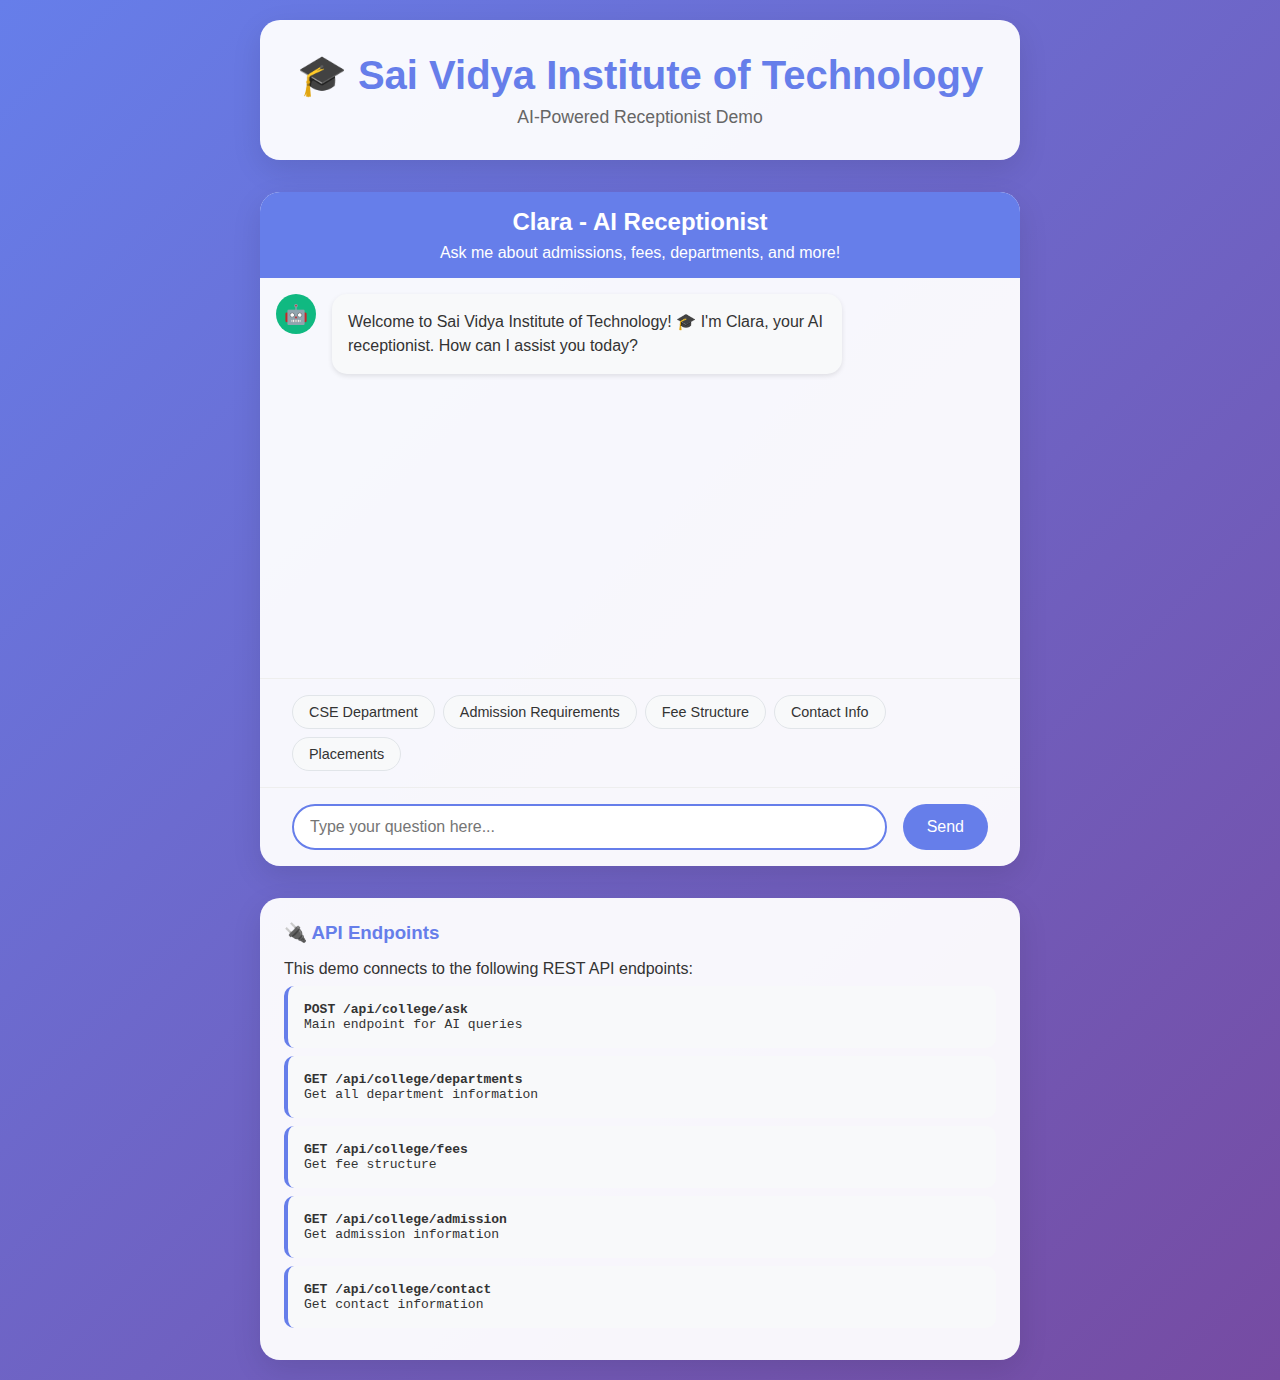
<file: public/college-demo.html>
<!DOCTYPE html>
<html lang="en">
<head>
    <meta charset="UTF-8">
    <meta name="viewport" content="width=device-width, initial-scale=1.0">
    <title>Sai Vidya Institute - AI Receptionist Demo</title>
    <link rel="icon" href="data:image/svg+xml,<svg xmlns='http://www.w3.org/2000/svg' viewBox='0 0 100 100'><text y='.9em' font-size='90'>🎓</text></svg>">
    <style>
        * {
            margin: 0;
            padding: 0;
            box-sizing: border-box;
        }

        body {
            font-family: 'Segoe UI', Tahoma, Geneva, Verdana, sans-serif;
            background: linear-gradient(135deg, #667eea 0%, #764ba2 100%);
            min-height: 100vh;
            color: #333;
        }

        .container {
            max-width: 800px;
            margin: 0 auto;
            padding: 20px;
        }

        .header {
            text-align: center;
            background: rgba(255, 255, 255, 0.95);
            padding: 2rem;
            border-radius: 20px;
            margin-bottom: 2rem;
            box-shadow: 0 10px 30px rgba(0, 0, 0, 0.1);
        }

        .header h1 {
            color: #667eea;
            margin-bottom: 0.5rem;
            font-size: 2.5rem;
        }

        .header p {
            color: #666;
            font-size: 1.1rem;
        }

        .chat-container {
            background: rgba(255, 255, 255, 0.95);
            border-radius: 20px;
            box-shadow: 0 10px 30px rgba(0, 0, 0, 0.1);
            overflow: hidden;
        }

        .chat-header {
            background: #667eea;
            color: white;
            padding: 1rem 2rem;
            text-align: center;
        }

        .chat-header h2 {
            font-size: 1.5rem;
            margin-bottom: 0.5rem;
        }

        .chat-messages {
            height: 400px;
            overflow-y: auto;
            padding: 1rem;
        }

        .message {
            margin-bottom: 1rem;
            display: flex;
            gap: 1rem;
        }

        .message.user {
            flex-direction: row-reverse;
        }

        .message-avatar {
            width: 40px;
            height: 40px;
            border-radius: 50%;
            display: flex;
            align-items: center;
            justify-content: center;
            font-size: 1.2rem;
            color: white;
        }

        .message.user .message-avatar {
            background: #667eea;
        }

        .message.bot .message-avatar {
            background: #10b981;
        }

        .message-content {
            flex: 1;
            max-width: 70%;
        }

        .message-text {
            background: #f8f9fa;
            padding: 1rem;
            border-radius: 15px;
            box-shadow: 0 2px 5px rgba(0, 0, 0, 0.1);
            line-height: 1.5;
        }

        .message.user .message-text {
            background: #667eea;
            color: white;
            margin-left: auto;
        }

        .message.bot .message-text {
            background: #f8f9fa;
            color: #333;
        }

        .chat-input {
            padding: 1rem 2rem;
            border-top: 1px solid #eee;
            display: flex;
            gap: 1rem;
        }

        .chat-input input {
            flex: 1;
            padding: 0.75rem 1rem;
            border: 2px solid #e1e5e9;
            border-radius: 25px;
            font-size: 1rem;
            outline: none;
            transition: border-color 0.3s;
        }

        .chat-input input:focus {
            border-color: #667eea;
        }

        .chat-input button {
            padding: 0.75rem 1.5rem;
            background: #667eea;
            color: white;
            border: none;
            border-radius: 25px;
            font-size: 1rem;
            cursor: pointer;
            transition: background 0.3s;
        }

        .chat-input button:hover {
            background: #5a6fd8;
        }

        .chat-input button:disabled {
            background: #ccc;
            cursor: not-allowed;
        }

        .quick-actions {
            padding: 1rem 2rem;
            border-top: 1px solid #eee;
            display: flex;
            flex-wrap: wrap;
            gap: 0.5rem;
        }

        .quick-action {
            padding: 0.5rem 1rem;
            background: #f8f9fa;
            border: 1px solid #e1e5e9;
            border-radius: 20px;
            font-size: 0.9rem;
            cursor: pointer;
            transition: all 0.3s;
        }

        .quick-action:hover {
            background: #667eea;
            color: white;
            border-color: #667eea;
        }

        .api-info {
            background: rgba(255, 255, 255, 0.95);
            padding: 1.5rem;
            border-radius: 20px;
            margin-top: 2rem;
            box-shadow: 0 10px 30px rgba(0, 0, 0, 0.1);
        }

        .api-info h3 {
            color: #667eea;
            margin-bottom: 1rem;
        }

        .api-endpoint {
            background: #f8f9fa;
            padding: 1rem;
            border-radius: 10px;
            margin: 0.5rem 0;
            font-family: monospace;
            border-left: 4px solid #667eea;
        }

        .loading {
            display: inline-block;
            width: 20px;
            height: 20px;
            border: 3px solid #f3f3f3;
            border-top: 3px solid #667eea;
            border-radius: 50%;
            animation: spin 1s linear infinite;
        }

        @keyframes spin {
            0% { transform: rotate(0deg); }
            100% { transform: rotate(360deg); }
        }

        .typing {
            font-style: italic;
            color: #666;
        }
    </style>
</head>
<body>
    <div class="container">
        <div class="header">
            <h1>🎓 Sai Vidya Institute of Technology</h1>
            <p>AI-Powered Receptionist Demo</p>
        </div>

        <div class="chat-container">
            <div class="chat-header">
                <h2>Clara - AI Receptionist</h2>
                <p>Ask me about admissions, fees, departments, and more!</p>
            </div>

            <div class="chat-messages" id="chatMessages">
                <div class="message bot">
                    <div class="message-avatar">🤖</div>
                    <div class="message-content">
                        <div class="message-text">
                            Welcome to Sai Vidya Institute of Technology! 🎓 I'm Clara, your AI receptionist. How can I assist you today?
                        </div>
                    </div>
                </div>
            </div>

            <div class="quick-actions">
                <div class="quick-action" onclick="askQuestion('Tell me about CSE department')">CSE Department</div>
                <div class="quick-action" onclick="askQuestion('What are the admission requirements?')">Admission Requirements</div>
                <div class="quick-action" onclick="askQuestion('How much are the fees?')">Fee Structure</div>
                <div class="quick-action" onclick="askQuestion('Contact information')">Contact Info</div>
                <div class="quick-action" onclick="askQuestion('Tell me about placements')">Placements</div>
            </div>

            <div class="chat-input">
                <input type="text" id="messageInput" placeholder="Type your question here..." onkeypress="handleKeyPress(event)">
                <button id="sendButton" onclick="sendMessage()">Send</button>
            </div>
        </div>

        <div class="api-info">
            <h3>🔌 API Endpoints</h3>
            <p>This demo connects to the following REST API endpoints:</p>
            
            <div class="api-endpoint">
                <strong>POST /api/college/ask</strong><br>
                Main endpoint for AI queries
            </div>
            
            <div class="api-endpoint">
                <strong>GET /api/college/departments</strong><br>
                Get all department information
            </div>
            
            <div class="api-endpoint">
                <strong>GET /api/college/fees</strong><br>
                Get fee structure
            </div>
            
            <div class="api-endpoint">
                <strong>GET /api/college/admission</strong><br>
                Get admission information
            </div>
            
            <div class="api-endpoint">
                <strong>GET /api/college/contact</strong><br>
                Get contact information
            </div>
        </div>
    </div>

    <script>
        let sessionId = 'demo-' + Date.now();

        function handleKeyPress(event) {
            if (event.key === 'Enter') {
                sendMessage();
            }
        }

        function askQuestion(question) {
            document.getElementById('messageInput').value = question;
            sendMessage();
        }

        async function sendMessage() {
            const input = document.getElementById('messageInput');
            const message = input.value.trim();
            
            if (!message) return;
            
            // Add user message
            addMessage(message, 'user');
            input.value = '';
            
            // Show typing indicator
            showTyping();
            
            try {
                const response = await fetch('/api/college/ask', {
                    method: 'POST',
                    headers: {
                        'Content-Type': 'application/json'
                    },
                    body: JSON.stringify({
                        message: message,
                        sessionId: sessionId
                    })
                });
                
                const data = await response.json();
                
                if (data.success) {
                    hideTyping();
                    addMessage(data.response, 'bot');
                } else {
                    hideTyping();
                    addMessage('Sorry, I encountered an error. Please try again.', 'bot');
                }
                
            } catch (error) {
                console.error('Error:', error);
                hideTyping();
                addMessage('Sorry, I\'m having trouble connecting. Please check your connection and try again.', 'bot');
            }
        }

        function addMessage(text, sender) {
            const chatMessages = document.getElementById('chatMessages');
            const messageDiv = document.createElement('div');
            messageDiv.className = `message ${sender}`;
            
            const avatar = document.createElement('div');
            avatar.className = 'message-avatar';
            avatar.textContent = sender === 'user' ? '👤' : '🤖';
            
            const content = document.createElement('div');
            content.className = 'message-content';
            
            const messageText = document.createElement('div');
            messageText.className = 'message-text';
            messageText.innerHTML = text.replace(/\n/g, '<br>');
            
            content.appendChild(messageText);
            messageDiv.appendChild(avatar);
            messageDiv.appendChild(content);
            
            chatMessages.appendChild(messageDiv);
            chatMessages.scrollTop = chatMessages.scrollHeight;
        }

        function showTyping() {
            const chatMessages = document.getElementById('chatMessages');
            const typingDiv = document.createElement('div');
            typingDiv.className = 'message bot';
            typingDiv.id = 'typingIndicator';
            
            const avatar = document.createElement('div');
            avatar.className = 'message-avatar';
            avatar.textContent = '🤖';
            
            const content = document.createElement('div');
            content.className = 'message-content';
            
            const messageText = document.createElement('div');
            messageText.className = 'message-text typing';
            messageText.innerHTML = '<span class="loading"></span> Clara is typing...';
            
            content.appendChild(messageText);
            typingDiv.appendChild(avatar);
            typingDiv.appendChild(content);
            
            chatMessages.appendChild(typingDiv);
            chatMessages.scrollTop = chatMessages.scrollHeight;
        }

        function hideTyping() {
            const typingIndicator = document.getElementById('typingIndicator');
            if (typingIndicator) {
                typingIndicator.remove();
            }
        }

        // Focus input on load
        document.getElementById('messageInput').focus();
    </script>
</body>
</html>
</file>
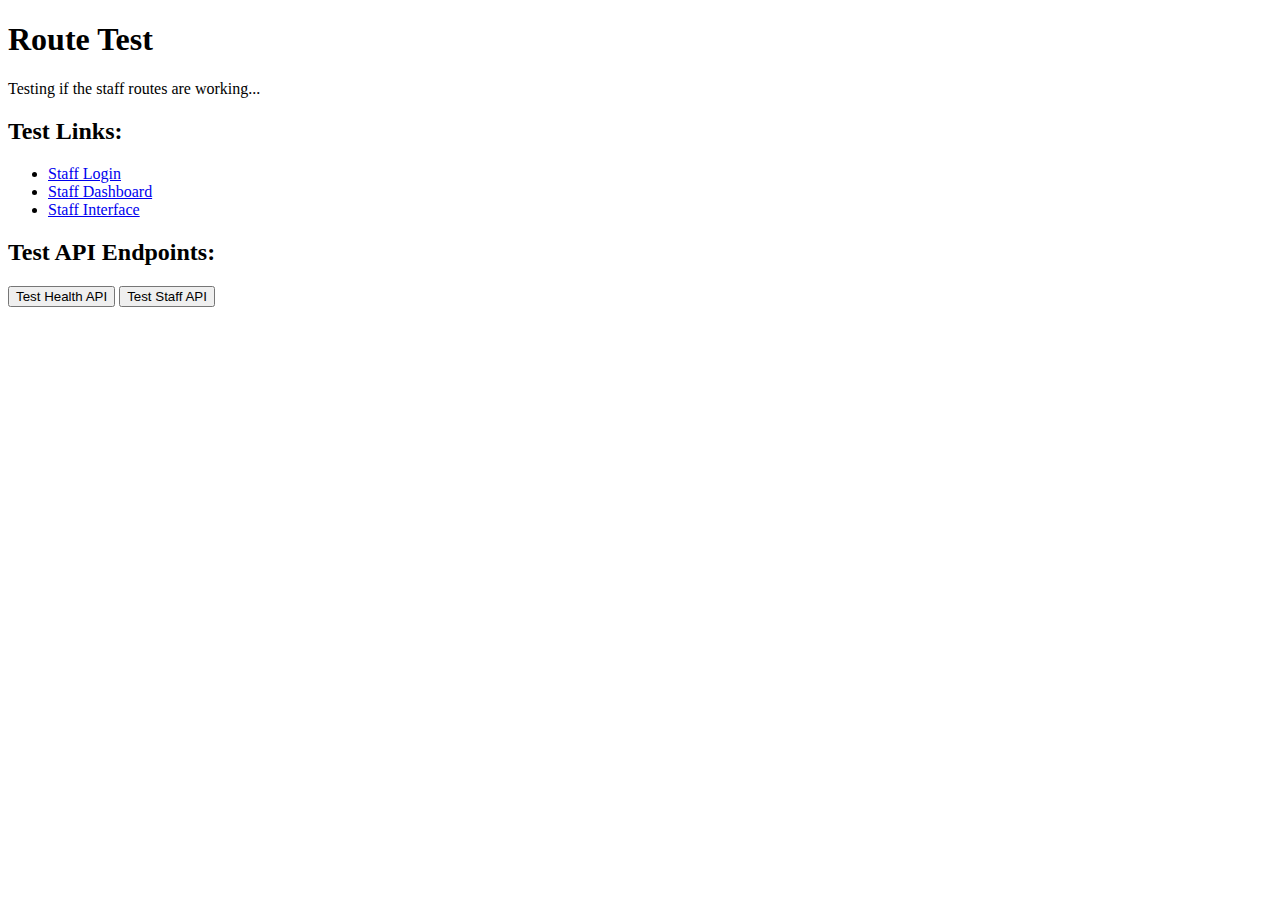
<file: public/test-routes.html>
<!DOCTYPE html>
<html lang="en">
<head>
    <meta charset="UTF-8">
    <meta name="viewport" content="width=device-width, initial-scale=1.0">
    <title>Route Test</title>
</head>
<body>
    <h1>Route Test</h1>
    <p>Testing if the staff routes are working...</p>
    
    <h2>Test Links:</h2>
    <ul>
        <li><a href="/staff-login">Staff Login</a></li>
        <li><a href="/staff-dashboard">Staff Dashboard</a></li>
        <li><a href="/staff">Staff Interface</a></li>
    </ul>
    
    <h2>Test API Endpoints:</h2>
    <button onclick="testHealth()">Test Health API</button>
    <button onclick="testStaffAPI()">Test Staff API</button>
    
    <div id="results"></div>
    
    <script>
        async function testHealth() {
            try {
                const response = await fetch('/api/health');
                const data = await response.json();
                document.getElementById('results').innerHTML = '<h3>Health API Response:</h3><pre>' + JSON.stringify(data, null, 2) + '</pre>';
            } catch (error) {
                document.getElementById('results').innerHTML = '<h3>Health API Error:</h3><pre>' + error.message + '</pre>';
            }
        }
        
        async function testStaffAPI() {
            try {
                const response = await fetch('/api/staff/available');
                const data = await response.json();
                document.getElementById('results').innerHTML = '<h3>Staff API Response:</h3><pre>' + JSON.stringify(data, null, 2) + '</pre>';
            } catch (error) {
                document.getElementById('results').innerHTML = '<h3>Staff API Error:</h3><pre>' + error.message + '</pre>';
            }
        }
    </script>
</body>
</html>
</file>
